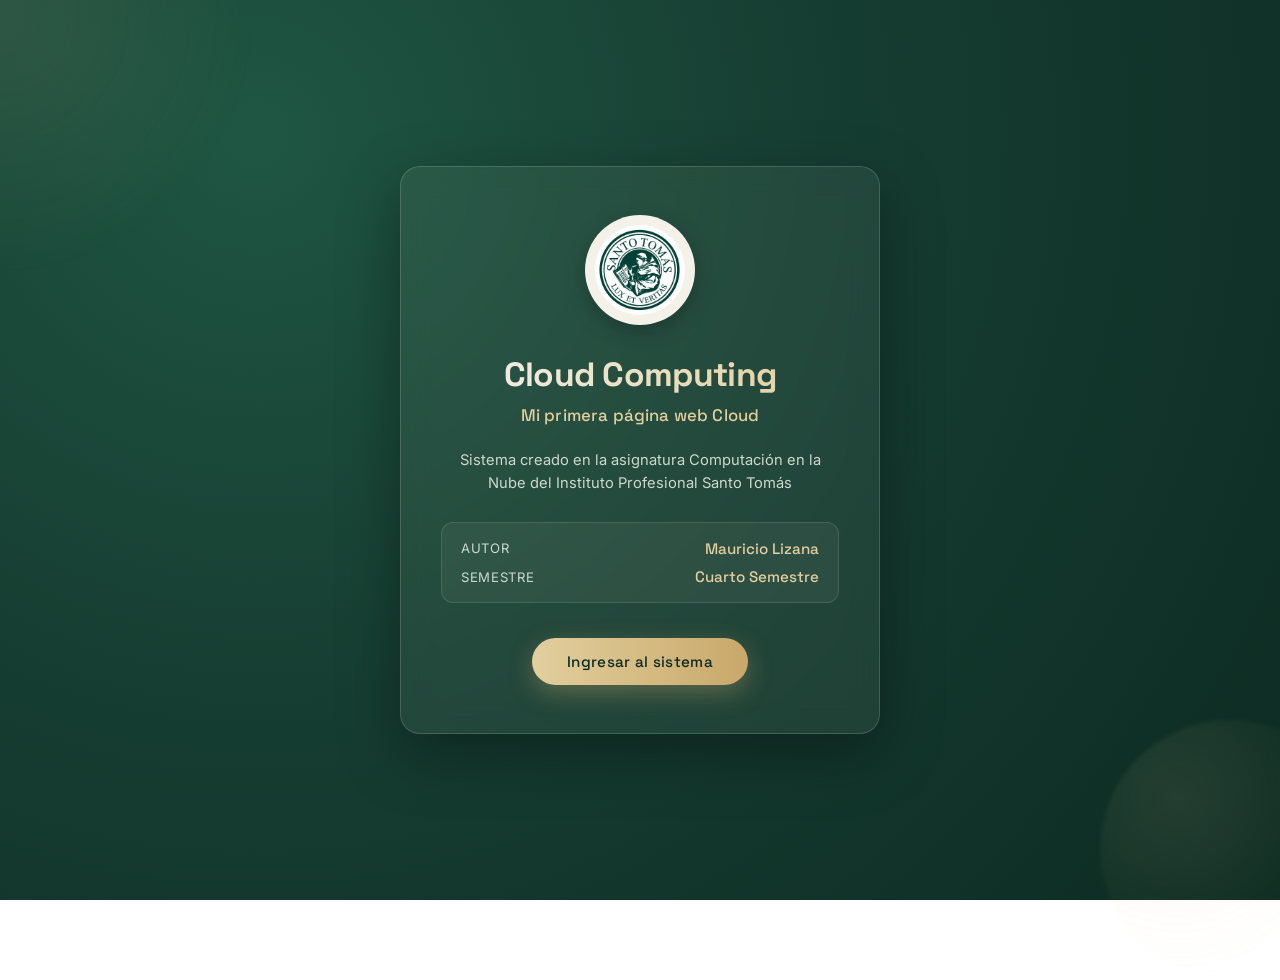
<file: index.html>
<!DOCTYPE html>
<html lang="es">
<head>
<meta charset="UTF-8">
<title>Cloud Computing</title>
<link rel="stylesheet" href="style.css">
</head>
<body>

<div class="card">
  <img src="logo-santotomas.png" alt="Logo Instituto Profesional Santo Tomás">
  <h1>Cloud Computing</h1>
  <h2>Mi primera página web Cloud</h2>
  <p>
    Sistema creado en la asignatura Computación en la Nube del Instituto Profesional Santo Tomás
  </p>
  <div class="author-info">
    <div class="author-item"><span class="author-label">Autor</span><span class="author-value">Mauricio Lizana</span></div>
    <div class="author-item"><span class="author-label">Semestre</span><span class="author-value">Cuarto Semestre</span></div>
  </div>
  <a href="productos.html" class="btn-link"><button>Ingresar al sistema</button></a>
</div>

</body>
</html>
</file>
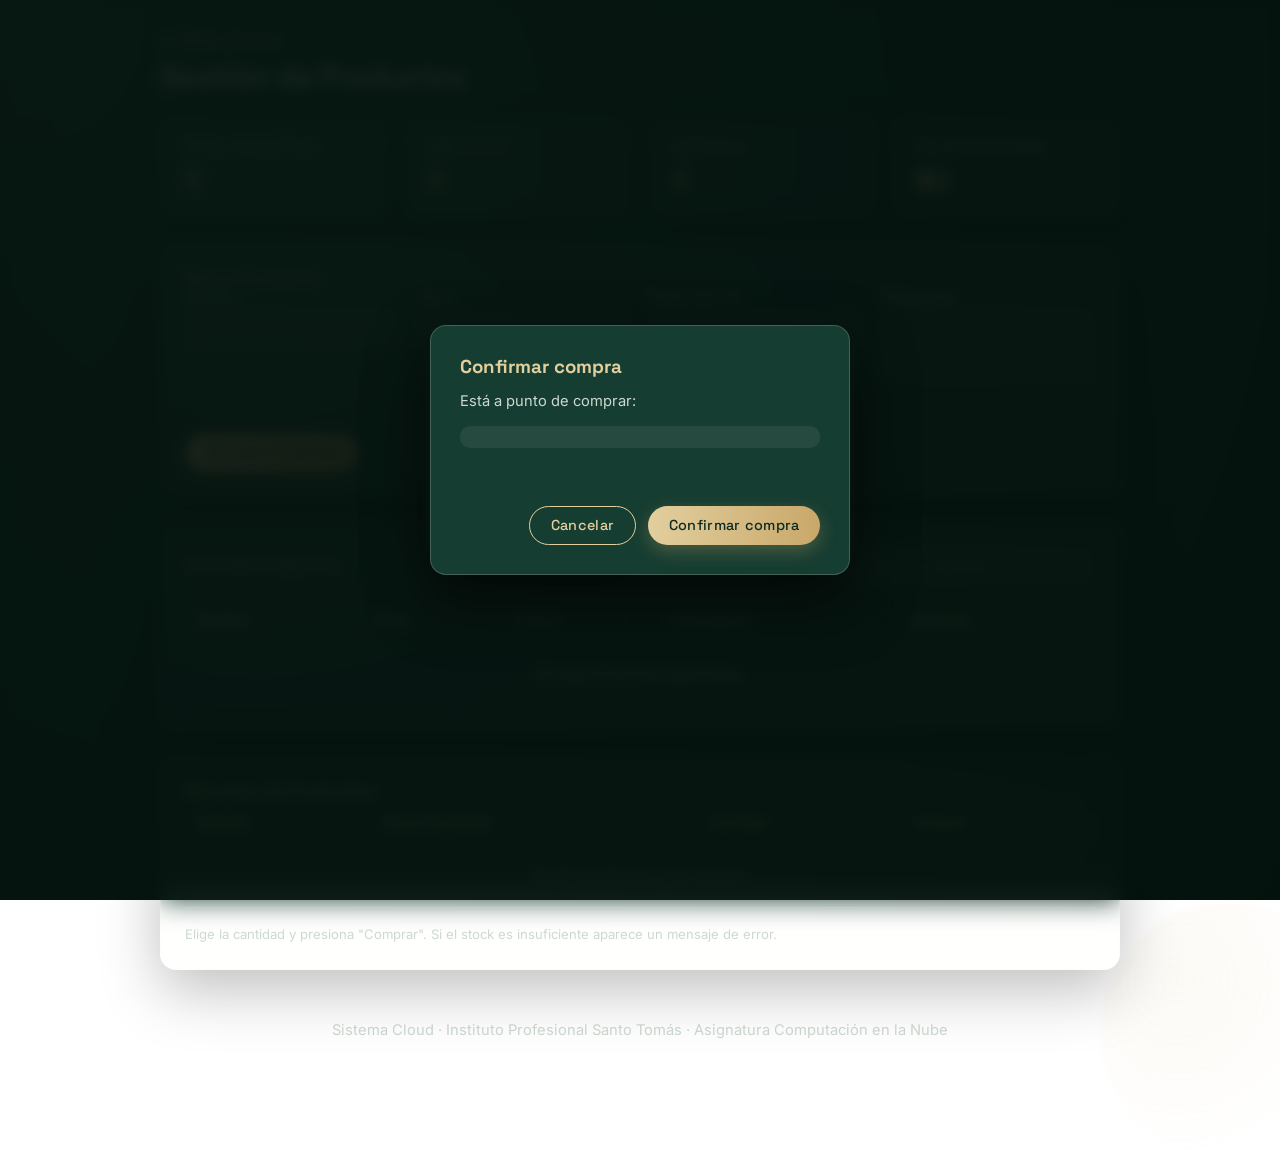
<file: productos.html>
<!DOCTYPE html>
<html lang="es">
<head>
<meta charset="UTF-8">
<meta name="viewport" content="width=device-width, initial-scale=1.0">
<title>Gestión de Productos</title>
<link rel="stylesheet" href="style.css">
</head>
<body class="app-page">

<main class="app">
  <header class="app-header">
    <a href="index.html" class="back-link">&larr; Volver al inicio</a>
    <h1>Gestión de Productos</h1>
  </header>

  <!-- Tarjetas de resumen: total de productos, con stock, agotados y valor del inventario -->
  <section class="stats-grid">
    <div class="stat-card">
      <span class="stat-label">Total productos</span>
      <span class="stat-value" id="stat-total">0</span>
    </div>
    <div class="stat-card">
      <span class="stat-label">Con stock</span>
      <span class="stat-value" id="stat-available">0</span>
    </div>
    <div class="stat-card">
      <span class="stat-label">Agotados</span>
      <span class="stat-value" id="stat-out">0</span>
    </div>
    <div class="stat-card">
      <span class="stat-label">Valor inventario</span>
      <span class="stat-value" id="stat-value">$0</span>
    </div>
  </section>

  <!-- Formulario para crear o editar un producto -->
  <section class="panel">
    <h2 id="form-title">Nuevo Producto</h2>
    <form id="product-form" class="product-form">
      <input type="hidden" id="product-id">
      <div class="field">
        <label for="nombre">Nombre</label>
        <input type="text" id="nombre" required>
      </div>
      <div class="field">
        <label for="stock">Stock</label>
        <input type="number" id="stock" min="0" required>
      </div>
      <div class="field">
        <label for="precio">Precio (CLP $)</label>
        <input type="number" id="precio" min="1" step="1" required>
      </div>
      <div class="field">
        <label for="descripcion">Descripción</label>
        <textarea id="descripcion" rows="3" required></textarea>
      </div>
      <div class="form-actions">
        <button type="submit" class="btn primary" id="save-btn">Guardar Producto</button>
        <button type="button" class="btn ghost" id="cancel-btn" hidden>Cancelar edición</button>
      </div>
    </form>
  </section>

  <!-- Tabla con todos los productos: leer, editar y eliminar -->
  <section class="panel">
    <div class="panel-head">
      <h2>Lista de Productos</h2>
      <div class="filters">
        <select id="filter-stock" class="search-input">
          <option value="all">Todos los productos</option>
          <option value="available">Con stock</option>
          <option value="low">Stock bajo (≤ 5)</option>
          <option value="out">Agotados</option>
        </select>
        <input type="search" id="search" class="search-input" placeholder="Buscar por nombre...">
      </div>
    </div>
    <div class="table-wrap">
      <table class="data-table">
        <thead>
          <tr>
            <th>Nombre</th>
            <th>Stock</th>
            <th>Precio</th>
            <th>Descripción</th>
            <th>Acciones</th>
          </tr>
        </thead>
        <tbody id="product-tbody"></tbody>
      </table>
    </div>
  </section>

  <!-- Tabla de resumen con stock disponible y opción de comprar -->
  <section class="panel">
    <h2>Resumen de Productos</h2>
    <div class="table-wrap">
      <table class="data-table summary">
        <thead>
          <tr>
            <th>Nombre</th>
            <th>Stock Disponible</th>
            <th>Cantidad</th>
            <th>Comprar</th>
          </tr>
        </thead>
        <tbody id="summary-tbody"></tbody>
      </table>
    </div>
    <p class="hint">Elige la cantidad y presiona "Comprar". Si el stock es insuficiente aparece un mensaje de error.</p>
  </section>

  <!-- Mensajes temporales de éxito o error -->
  <div id="toast" class="toast" hidden></div>

  <!-- Modal para confirmar la eliminación de un producto -->
  <div id="confirm-modal" class="modal" hidden>
    <div class="modal-box">
      <h3>Confirmar eliminación</h3>
      <p id="confirm-text">¿Desea eliminar el producto?</p>
      <div class="modal-actions">
        <button class="btn ghost" id="confirm-cancel">Cancelar</button>
        <button class="btn danger" id="confirm-ok">Eliminar</button>
      </div>
    </div>
  </div>

  <!-- Modal para confirmar una compra mostrando cantidad y total -->
  <div id="buy-modal" class="modal" hidden>
    <div class="modal-box">
      <h3>Confirmar compra</h3>
      <p>Está a punto de comprar:</p>
      <div class="buy-detail">
        <span id="buy-name"></span>
        <span id="buy-qty" class="buy-qty"></span>
      </div>
      <p class="buy-total" id="buy-total"></p>
      <div class="modal-actions">
        <button class="btn ghost" id="buy-cancel">Cancelar</button>
        <button class="btn primary" id="buy-ok">Confirmar compra</button>
      </div>
    </div>
  </div>
</main>

<footer class="app-footer">
  <p>Sistema Cloud · Instituto Profesional Santo Tomás · Asignatura Computación en la Nube</p>
</footer>

<script src="script.js"></script>
</body>
</html>
</file>
<file: style.css>
@import url('https://fonts.googleapis.com/css2?family=Space+Grotesk:wght@400;500;700&family=Inter:wght@400;500&display=swap');

/* Colores del tema (verde bosque, crema y dorado) */
:root {
  --forest-deep: #0d2b22;
  --forest-mid: #163d31;
  --forest-light: #1f5643;
  --cream: #f4f1e9;
  --accent-gold: #c9a86a;
  --accent-gold-soft: #e2cf9e;
  --text-muted: #cdd9d0;
}

/* Reinicia márgenes y bordes por defecto del navegador */
* {
  margin: 0;
  padding: 0;
  box-sizing: border-box;
}

/* Fondo general de todas las páginas */
body {
  min-height: 100vh;
  display: flex;
  align-items: center;
  justify-content: center;
  padding: 2rem;
  font-family: 'Inter', sans-serif;
  color: var(--cream);
  background: radial-gradient(circle at 20% 15%, var(--forest-light) 0%, var(--forest-mid) 45%, var(--forest-deep) 100%);
  background-attachment: fixed;
  position: relative;
  overflow-x: hidden;
}

body::before,
body::after {
  content: "";
  position: absolute;
  border-radius: 50%;
  background: radial-gradient(circle at 30% 30%, rgba(226, 207, 158, 0.10), rgba(226, 207, 158, 0) 70%);
  filter: blur(2px);
  pointer-events: none;
}

body::before {
  width: 380px;
  height: 380px;
  top: -100px;
  left: -120px;
  animation: drift 22s ease-in-out infinite alternate;
}

body::after {
  width: 260px;
  height: 260px;
  bottom: -80px;
  right: -80px;
  animation: drift 18s ease-in-out infinite alternate-reverse;
}

@keyframes drift {
  from { transform: translateX(0) translateY(0); }
  to   { transform: translateX(40px) translateY(20px); }
}

/* Tarjeta de la página de inicio */
.card {
  position: relative;
  width: 100%;
  max-width: 480px;
  background: rgba(244, 241, 233, 0.06);
  border: 1px solid rgba(244, 241, 233, 0.16);
  border-radius: 20px;
  padding: 3rem 2.5rem;
  text-align: center;
  backdrop-filter: blur(14px);
  -webkit-backdrop-filter: blur(14px);
  box-shadow: 0 20px 60px rgba(0, 0, 0, 0.35);
}

.card img {
  width: 110px;
  height: 110px;
  object-fit: contain;
  border-radius: 50%;
  margin-bottom: 1.5rem;
  background: var(--cream);
  padding: 10px;
  box-shadow: 0 6px 20px rgba(0, 0, 0, 0.25);
}

h1 {
  font-family: 'Space Grotesk', sans-serif;
  font-weight: 700;
  font-size: 2.1rem;
  letter-spacing: -0.02em;
  background: linear-gradient(90deg, var(--cream), var(--accent-gold-soft));
  -webkit-background-clip: text;
  background-clip: text;
  color: transparent;
}

h2 {
  font-family: 'Space Grotesk', sans-serif;
  font-weight: 500;
  font-size: 1.05rem;
  color: var(--accent-gold-soft);
  margin-top: 0.5rem;
  letter-spacing: 0.01em;
}

p {
  margin-top: 1.4rem;
  font-size: 0.92rem;
  line-height: 1.6;
  color: var(--text-muted);
}

.author-info {
  margin-top: 1.6rem;
  display: flex;
  flex-direction: column;
  gap: 0.6rem;
  text-align: left;
  background: rgba(244, 241, 233, 0.05);
  border: 1px solid rgba(244, 241, 233, 0.12);
  border-radius: 12px;
  padding: 1rem 1.2rem;
}

.author-item {
  display: flex;
  justify-content: space-between;
  align-items: center;
  gap: 1rem;
}

.author-label {
  font-size: 0.82rem;
  color: var(--text-muted);
  text-transform: uppercase;
  letter-spacing: 0.05em;
}

.author-value {
  font-family: 'Space Grotesk', sans-serif;
  font-size: 0.95rem;
  font-weight: 500;
  color: var(--accent-gold-soft);
}

button {
  margin-top: 2.2rem;
  padding: 0.85rem 2.2rem;
  font-family: 'Space Grotesk', sans-serif;
  font-size: 0.95rem;
  font-weight: 500;
  letter-spacing: 0.02em;
  color: var(--forest-deep);
  background: linear-gradient(90deg, var(--accent-gold-soft), var(--accent-gold));
  border: none;
  border-radius: 999px;
  cursor: pointer;
  transition: transform 0.2s ease, box-shadow 0.2s ease;
  box-shadow: 0 8px 24px rgba(201, 168, 106, 0.35);
}

button:hover {
  transform: translateY(-2px);
  box-shadow: 0 12px 30px rgba(201, 168, 106, 0.5);
}

button:focus-visible {
  outline: 3px solid var(--cream);
  outline-offset: 3px;
}

.btn-link {
  display: inline-block;
  text-decoration: none;
}

.btn-link button {
  width: 100%;
}

button:active {
  transform: translateY(0);
}

@media (prefers-reduced-motion: reduce) {
  body::before, body::after, .panel, .stat-card, .data-table tr { animation: none !important; }
}

@media (max-width: 480px) {
  .card { padding: 2.2rem 1.6rem; }
  h1 { font-size: 1.7rem; }
}

/* ===== Estilos de la página de gestión de productos ===== */

/* Contenedor principal de la app (diferente a la tarjeta del inicio) */
.app-page {
  display: block;
  align-items: flex-start;
  padding: 2rem 1.2rem;
}

.app {
  max-width: 960px;
  margin: 0 auto;
  width: 100%;
}

.app-header {
  display: flex;
  flex-direction: column;
  gap: 0.5rem;
  margin-bottom: 1.5rem;
}

.app-header h1 {
  font-size: 1.9rem;
}

.back-link {
  color: var(--accent-gold-soft);
  text-decoration: none;
  font-size: 0.9rem;
  font-weight: 500;
  align-self: flex-start;
}

.back-link:hover {
  text-decoration: underline;
}

/* Caja (panel) que agrupa cada sección de la página */
.panel {
  background: rgba(244, 241, 233, 0.06);
  border: 1px solid rgba(244, 241, 233, 0.16);
  border-radius: 16px;
  padding: 1.5rem;
  margin-bottom: 1.5rem;
  backdrop-filter: blur(14px);
  -webkit-backdrop-filter: blur(14px);
  box-shadow: 0 20px 60px rgba(0, 0, 0, 0.25);
  animation: panelIn 0.4s ease both;
}

@keyframes panelIn {
  from { opacity: 0; transform: translateY(12px); }
  to   { opacity: 1; transform: translateY(0); }
}

.panel h2 {
  color: var(--accent-gold-soft);
  margin: 0;
  font-family: 'Space Grotesk', sans-serif;
  font-weight: 500;
}

.panel-head {
  display: flex;
  align-items: center;
  justify-content: space-between;
  gap: 1rem;
  flex-wrap: wrap;
  margin-bottom: 1rem;
}

.search-input {
  padding: 0.6rem 0.9rem;
  border-radius: 10px;
  border: 1px solid rgba(244, 241, 233, 0.25);
  background: rgba(244, 241, 233, 0.08);
  color: var(--cream);
  font-family: 'Inter', sans-serif;
  font-size: 0.9rem;
  min-width: 220px;
}

.search-input:focus {
  outline: none;
  border-color: var(--accent-gold);
}

.filters {
  display: flex;
  gap: 0.75rem;
  flex-wrap: wrap;
}

.filters select.search-input {
  max-width: 200px;
}

/* Formulario de creación/edición de productos */
.product-form {
  display: grid;
  grid-template-columns: repeat(auto-fit, minmax(200px, 1fr));
  gap: 1rem;
}

.field {
  display: flex;
  flex-direction: column;
  gap: 0.35rem;
}

.field label {
  font-size: 0.85rem;
  color: var(--text-muted);
}

.field input,
.field textarea {
  padding: 0.6rem 0.75rem;
  border-radius: 10px;
  border: 1px solid rgba(244, 241, 233, 0.25);
  background: rgba(244, 241, 233, 0.08);
  color: var(--cream);
  font-family: 'Inter', sans-serif;
  font-size: 0.9rem;
}

.field textarea {
  resize: vertical;
}

.field input:focus,
.field textarea:focus {
  outline: none;
  border-color: var(--accent-gold);
}

.form-actions {
  grid-column: 1 / -1;
  display: flex;
  gap: 0.75rem;
  flex-wrap: wrap;
}

.btn {
  padding: 0.6rem 1.3rem;
  font-family: 'Space Grotesk', sans-serif;
  font-size: 0.9rem;
  font-weight: 500;
  color: var(--forest-deep);
  background: linear-gradient(90deg, var(--accent-gold-soft), var(--accent-gold));
  border: none;
  border-radius: 999px;
  cursor: pointer;
  transition: transform 0.2s ease, box-shadow 0.2s ease;
  box-shadow: 0 6px 18px rgba(201, 168, 106, 0.3);
}

.btn:hover {
  transform: translateY(-2px);
}

.btn.small {
  padding: 0.4rem 0.9rem;
  font-size: 0.8rem;
}

.btn.danger {
  background: linear-gradient(90deg, #d98b6a, #c96a4a);
  color: var(--forest-deep);
}

.btn.ghost {
  background: transparent;
  color: var(--accent-gold-soft);
  border: 1px solid var(--accent-gold-soft);
  box-shadow: none;
}

/* Tablas de datos */
.table-wrap {
  overflow-x: auto;
}

.data-table {
  width: 100%;
  border-collapse: collapse;
  font-size: 0.9rem;
}

.data-table th,
.data-table td {
  text-align: left;
  padding: 0.7rem 0.8rem;
  border-bottom: 1px solid rgba(244, 241, 233, 0.12);
}

.data-table tbody tr {
  transition: background 0.2s ease;
}

.data-table tbody tr.row-in {
  animation: rowIn 0.3s ease both;
}

@keyframes rowIn {
  from { opacity: 0; transform: translateX(-8px); }
  to   { opacity: 1; transform: translateX(0); }
}

.data-table tbody tr:hover {
  background: rgba(244, 241, 233, 0.05);
}

.data-table thead th {
  color: var(--accent-gold-soft);
  font-weight: 600;
  font-size: 0.85rem;
}

.data-table td.actions {
  display: flex;
  gap: 0.5rem;
  white-space: nowrap;
}

.data-table .empty {
  text-align: center;
  color: var(--text-muted);
  padding: 1.5rem;
}

.hint {
  font-size: 0.82rem;
  color: var(--text-muted);
  margin-top: 1rem;
}

/* Tarjetas de resumen estadístico */
.stats-grid {
  display: grid;
  grid-template-columns: repeat(auto-fit, minmax(150px, 1fr));
  gap: 1rem;
  margin-bottom: 1.5rem;
}

.stat-card {
  background: rgba(244, 241, 233, 0.06);
  border: 1px solid rgba(244, 241, 233, 0.16);
  border-radius: 16px;
  padding: 1.2rem 1.4rem;
  display: flex;
  flex-direction: column;
  gap: 0.4rem;
  backdrop-filter: blur(14px);
  -webkit-backdrop-filter: blur(14px);
  box-shadow: 0 12px 40px rgba(0, 0, 0, 0.2);
  animation: panelIn 0.4s ease both;
  transition: transform 0.2s ease, border-color 0.2s ease;
}

.stat-card:hover {
  transform: translateY(-4px);
  border-color: var(--accent-gold);
}

.stats-grid .stat-card:nth-child(1) { animation-delay: 0s; }
.stats-grid .stat-card:nth-child(2) { animation-delay: 0.08s; }
.stats-grid .stat-card:nth-child(3) { animation-delay: 0.16s; }
.stats-grid .stat-card:nth-child(4) { animation-delay: 0.24s; }

.stat-label {
  font-size: 0.8rem;
  color: var(--text-muted);
  text-transform: uppercase;
  letter-spacing: 0.04em;
}

.stat-value {
  font-family: 'Space Grotesk', sans-serif;
  font-size: 1.8rem;
  font-weight: 700;
  color: var(--accent-gold-soft);
}

/* Mensaje emergente (toast) de éxito o error */
.toast {
  position: fixed;
  bottom: 20px;
  left: 50%;
  transform: translateX(-50%);
  background: rgba(13, 43, 34, 0.95);
  border: 1px solid rgba(244, 241, 233, 0.25);
  color: var(--cream);
  padding: 0.85rem 1.4rem;
  border-radius: 12px;
  font-size: 0.9rem;
  box-shadow: 0 10px 30px rgba(0, 0, 0, 0.4);
  z-index: 1000;
  max-width: 90vw;
  text-align: center;
}

.toast.success {
  border-color: #7cca9c;
}

.toast.error {
  border-color: #e07a6b;
}

.qty-cell {
  display: flex;
  align-items: center;
  gap: 0.5rem;
  white-space: nowrap;
}

.btn.qty-btn {
  padding: 0.2rem 0.7rem;
  font-size: 1rem;
  line-height: 1;
  min-width: 34px;
}

.qty-num {
  min-width: 24px;
  text-align: center;
  font-weight: 600;
}

.stock-badge {
  display: inline-block;
  padding: 0.25rem 0.7rem;
  border-radius: 999px;
  font-size: 0.82rem;
  font-weight: 600;
}

.stock-badge.ok {
  background: rgba(124, 202, 156, 0.18);
  color: #7cca9c;
}

.stock-badge.low {
  background: rgba(226, 207, 158, 0.18);
  color: var(--accent-gold-soft);
}

.stock-badge.out {
  background: rgba(224, 122, 107, 0.18);
  color: #e07a6b;
}

/* Ventanas modales (confirmar eliminar y confirmar compra) */
.modal {
  position: fixed;
  inset: 0;
  background: rgba(5, 18, 14, 0.7);
  display: flex;
  align-items: center;
  justify-content: center;
  padding: 1rem;
  z-index: 2000;
  backdrop-filter: blur(4px);
  -webkit-backdrop-filter: blur(4px);
}

.modal-box {
  background: var(--forest-mid);
  border: 1px solid rgba(244, 241, 233, 0.2);
  border-radius: 16px;
  padding: 1.8rem;
  max-width: 420px;
  width: 100%;
  box-shadow: 0 25px 60px rgba(0, 0, 0, 0.5);
  animation: panelIn 0.25s ease both;
}

.modal-box h3 {
  font-family: 'Space Grotesk', sans-serif;
  color: var(--accent-gold-soft);
  margin-bottom: 0.75rem;
}

.modal-box p {
  margin-top: 0;
  font-size: 0.92rem;
  color: var(--text-muted);
}

.modal-actions {
  display: flex;
  justify-content: flex-end;
  gap: 0.75rem;
  margin-top: 1.4rem;
}

.buy-detail {
  display: flex;
  justify-content: space-between;
  align-items: center;
  background: rgba(244, 241, 233, 0.07);
  border-radius: 10px;
  padding: 0.7rem 1rem;
  margin: 0.75rem 0 0;
  font-size: 0.95rem;
}

.buy-qty {
  color: var(--accent-gold-soft);
  font-weight: 600;
}

.buy-total {
  margin-top: 0.9rem;
  font-size: 1.05rem;
  color: var(--cream);
  font-weight: 600;
  font-family: 'Space Grotesk', sans-serif;
}

.app-footer {
  text-align: center;
  padding: 1.5rem 1rem 0.5rem;
  color: var(--text-muted);
  font-size: 0.8rem;
  border-top: 1px solid rgba(244, 241, 233, 0.1);
  margin-top: 1rem;
}

.app-footer p {
  margin: 0;
}

@media (max-width: 640px) {
  .app-page { padding: 1.5rem 0.8rem; }
  .product-form { grid-template-columns: 1fr; }
  .data-table { font-size: 0.82rem; }
  .panel { padding: 1.1rem; }
}
</file>
